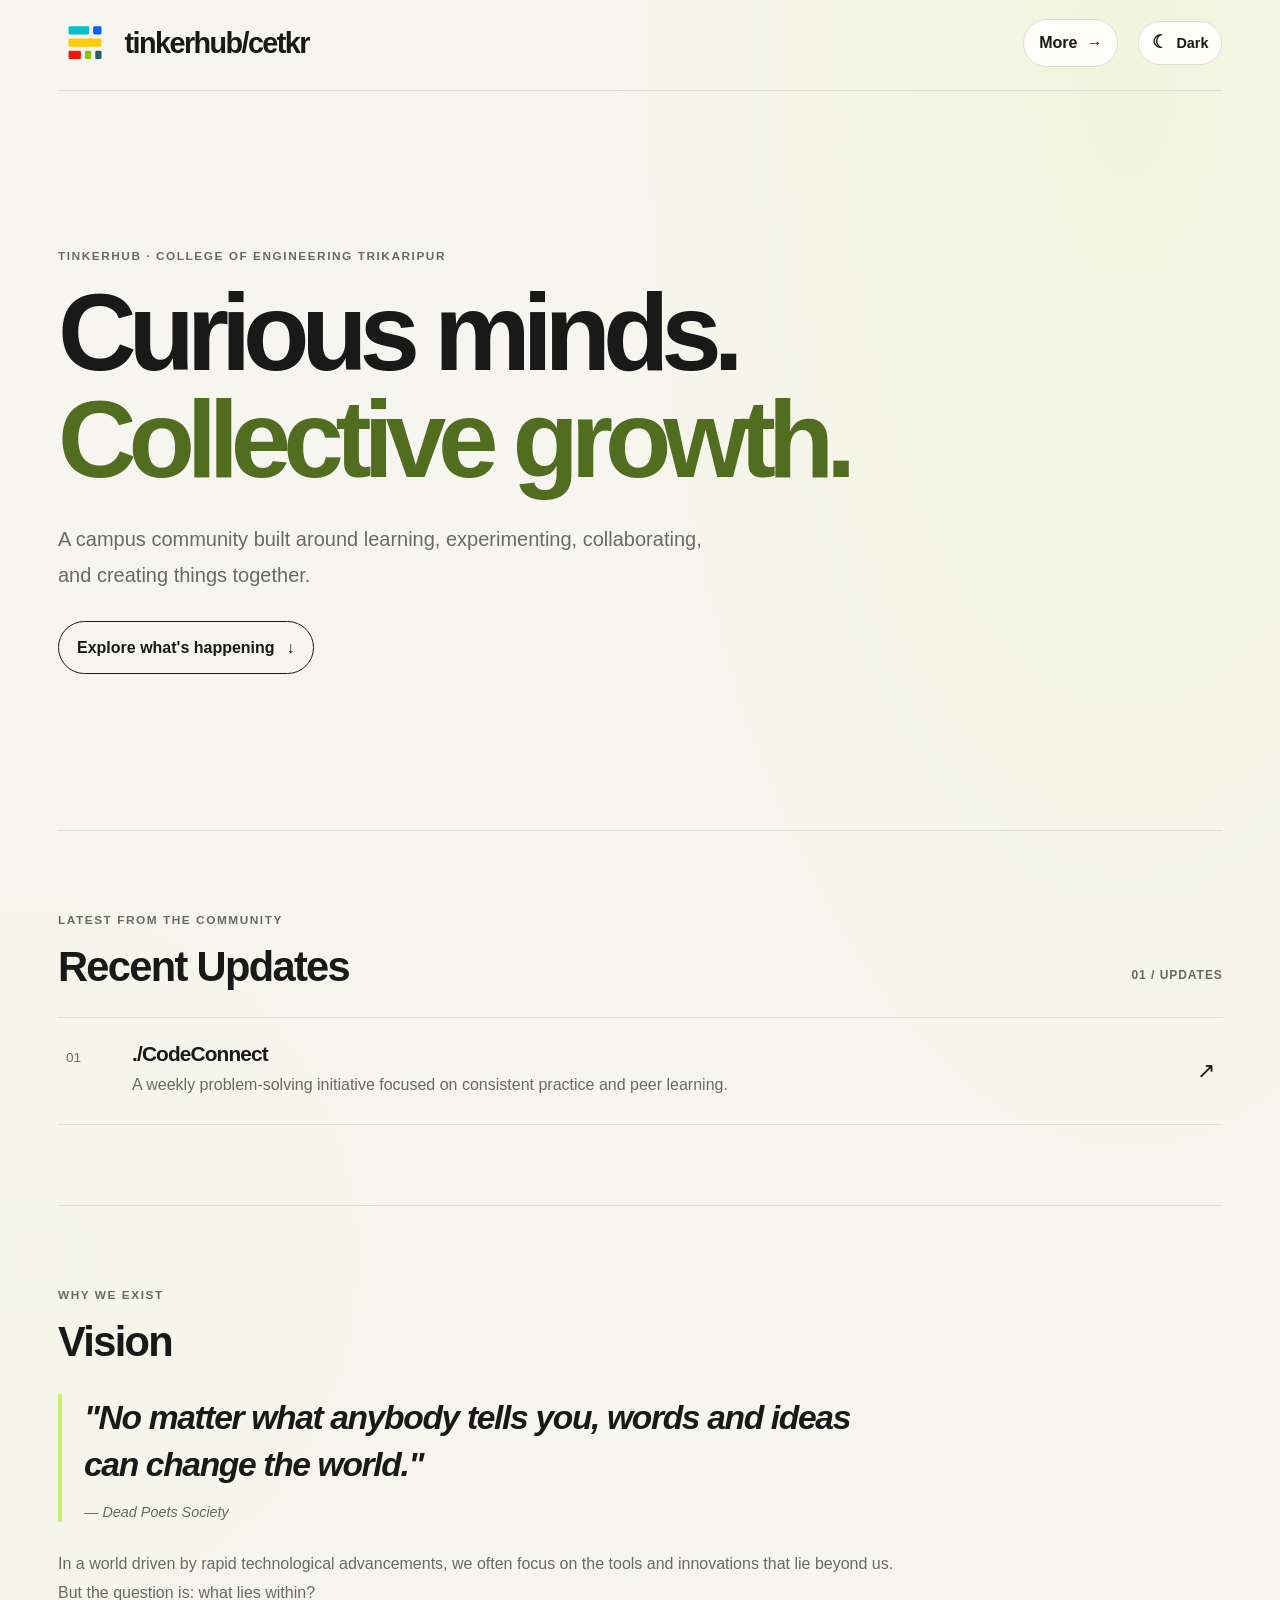
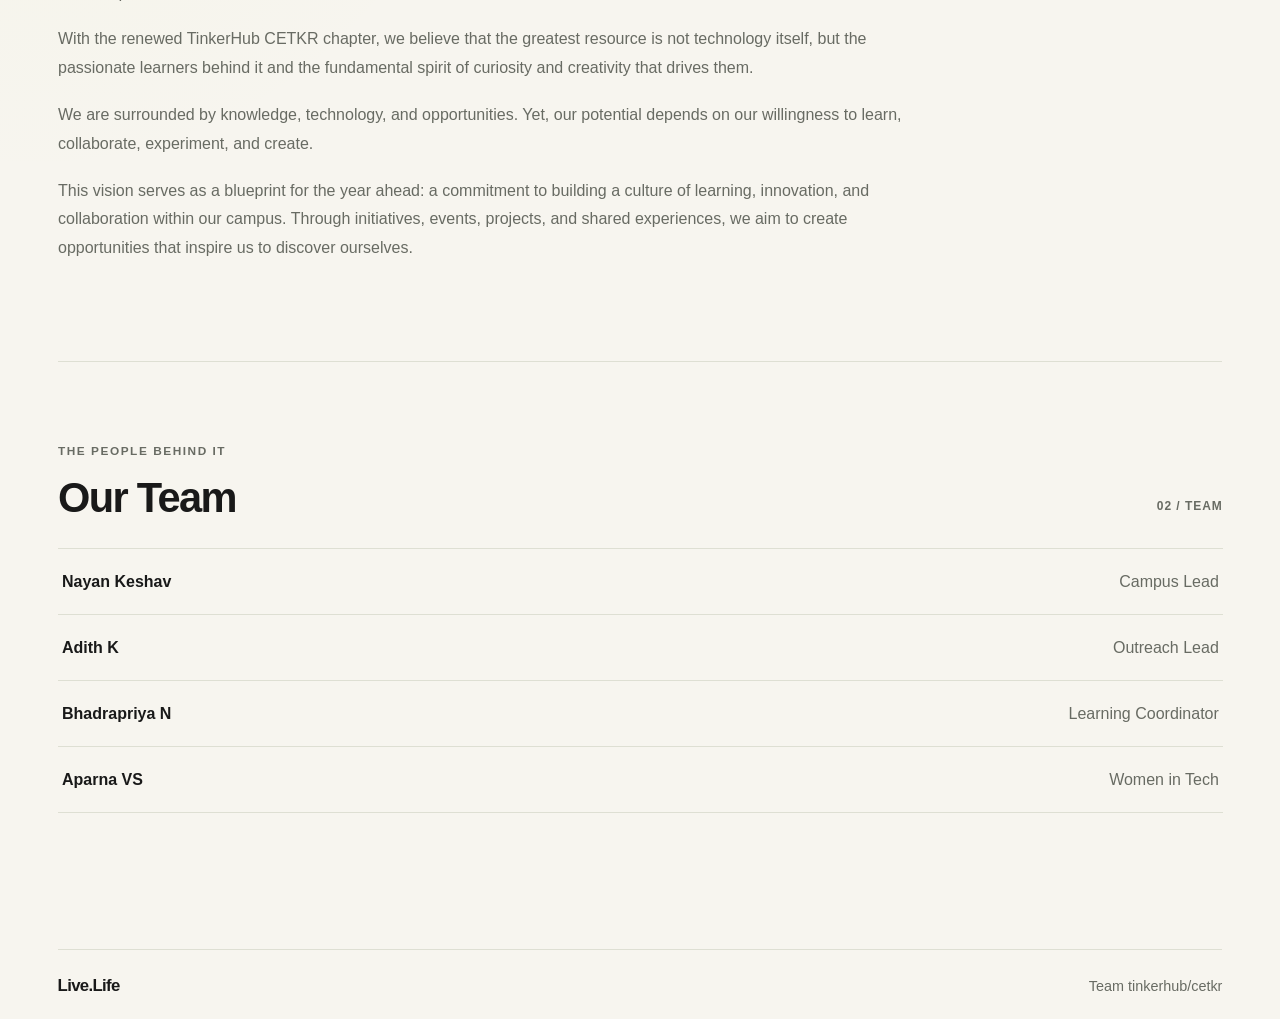
<file: index.html>
<!DOCTYPE html>
<html lang="en">
<head>
    <meta charset="UTF-8">
    <meta name="viewport" content="width=device-width, initial-scale=1.0">
    <meta name="theme-color" content="#f7f5ef">
    <meta name="color-scheme" content="light dark">
    <title>tinkerhub/cetkr</title>
    <link rel="stylesheet" href="style.css">
    <link rel="icon" href="img/logo.svg" type="image/x-icon">
</head>
<body>
    <header class="site-header">
        <a href="index.html" class="brand">
            <img src="img/logo.svg" alt="TinkerHub CETKR logo" id="logo">
            <span class="site-title">tinkerhub/cetkr</span>
        </a>
        <div class="more-menu">
            <button class="more-button" type="button" aria-label="Open site navigation">
                More <span class="more-arrow" aria-hidden="true">→</span>
            </button>
            <nav class="more-links" aria-label="Main navigation">
                <a href="index.html">Home</a>
                <a href="projects.html">Projects</a>
                <a href="finance.html">Finances</a>
                <a href="codeconnect.html">CodeConnect</a>
                <a href="events.html">Events</a>
            </nav>
        </div>
        <button class="theme-toggle" type="button" aria-label="Switch to dark mode" title="Switch theme">
            <span class="theme-toggle-icon" aria-hidden="true">☾</span>
            <span class="theme-toggle-label">Dark</span>
        </button>
    </header>
    <main class="page-body">
    <section class="home-hero reveal">
        <p class="eyebrow">TINKERHUB · COLLEGE OF ENGINEERING TRIKARIPUR</p>
        <h1>Curious minds.<br><span>Collective growth.</span></h1>
        <p class="hero-description">
            A campus community built around learning, experimenting,
            collaborating, and creating things together.
        </p>
        <a href="#recent-updates" class="hero-link">
            Explore what's happening <span aria-hidden="true">↓</span>
        </a>
    </section>
    <hr>
    <section class="home-section reveal" id="recent-updates">
        <div class="section-heading">
            <div>
                <p class="eyebrow">LATEST FROM THE COMMUNITY</p>
                <h2>Recent Updates</h2>
            </div>
            <span class="section-index">01 / UPDATES</span>
        </div>
        <div class="updates-list">
            <a href="codeconnect.html" class="update-item">
                <span class="update-number">01</span>
                <div class="update-content">
                    <h3>./CodeConnect</h3>
                    <p>
                        A weekly problem-solving initiative focused on
                        consistent practice and peer learning.
                    </p>
                </div>
                <span class="update-arrow" aria-hidden="true">↗</span>
            </a>
        </div>
    </section>
    <hr>
    <section class="home-section vision-section reveal">
        <p class="eyebrow">WHY WE EXIST</p>
        <h2>Vision</h2>
        <blockquote class="vision-quote">
            "No matter what anybody tells you, words and ideas can
            change the world."
            <cite>— Dead Poets Society</cite>
        </blockquote>
        <div class="vision-copy">
            <p>
                In a world driven by rapid technological advancements,
                we often focus on the tools and innovations that lie
                beyond us. But the question is: what lies within?
            </p>
            <p>
                With the renewed TinkerHub CETKR chapter, we believe
                that the greatest resource is not technology itself,
                but the passionate learners behind it and the
                fundamental spirit of curiosity and creativity that
                drives them.
            </p>
            <p>
                We are surrounded by knowledge, technology, and
                opportunities. Yet, our potential depends on our
                willingness to learn, collaborate, experiment,
                and create.
            </p>
            <p>
                This vision serves as a blueprint for the year ahead:
                a commitment to building a culture of learning,
                innovation, and collaboration within our campus.
                Through initiatives, events, projects, and shared
                experiences, we aim to create opportunities that
                inspire us to discover ourselves.
            </p>
        </div>
    </section>
    <hr>
    <section class="home-section team-section reveal">
        <div class="section-heading">
            <div>
                <p class="eyebrow">THE PEOPLE BEHIND IT</p>
                <h2>Our Team</h2>
            </div>
            <span class="section-index">02 / TEAM</span>
        </div>
        <ul class="team-list">
            <li><span class="team-name">Nayan Keshav</span><span class="team-role">Campus Lead</span></li>
            <li><span class="team-name">Adith K</span><span class="team-role">Outreach Lead</span></li>
            <li><span class="team-name">Bhadrapriya N</span><span class="team-role">Learning Coordinator</span></li>
            <li><span class="team-name">Aparna VS</span><span class="team-role">Women in Tech</span></li>
        </ul>
    </section>
    </main>
    <footer class="site-footer">
        <span class="footer-motto">Live.Life</span>
        <span>Team tinkerhub/cetkr</span>
    </footer>
    <script src="script.js"></script>
</body>
</html>
</file>
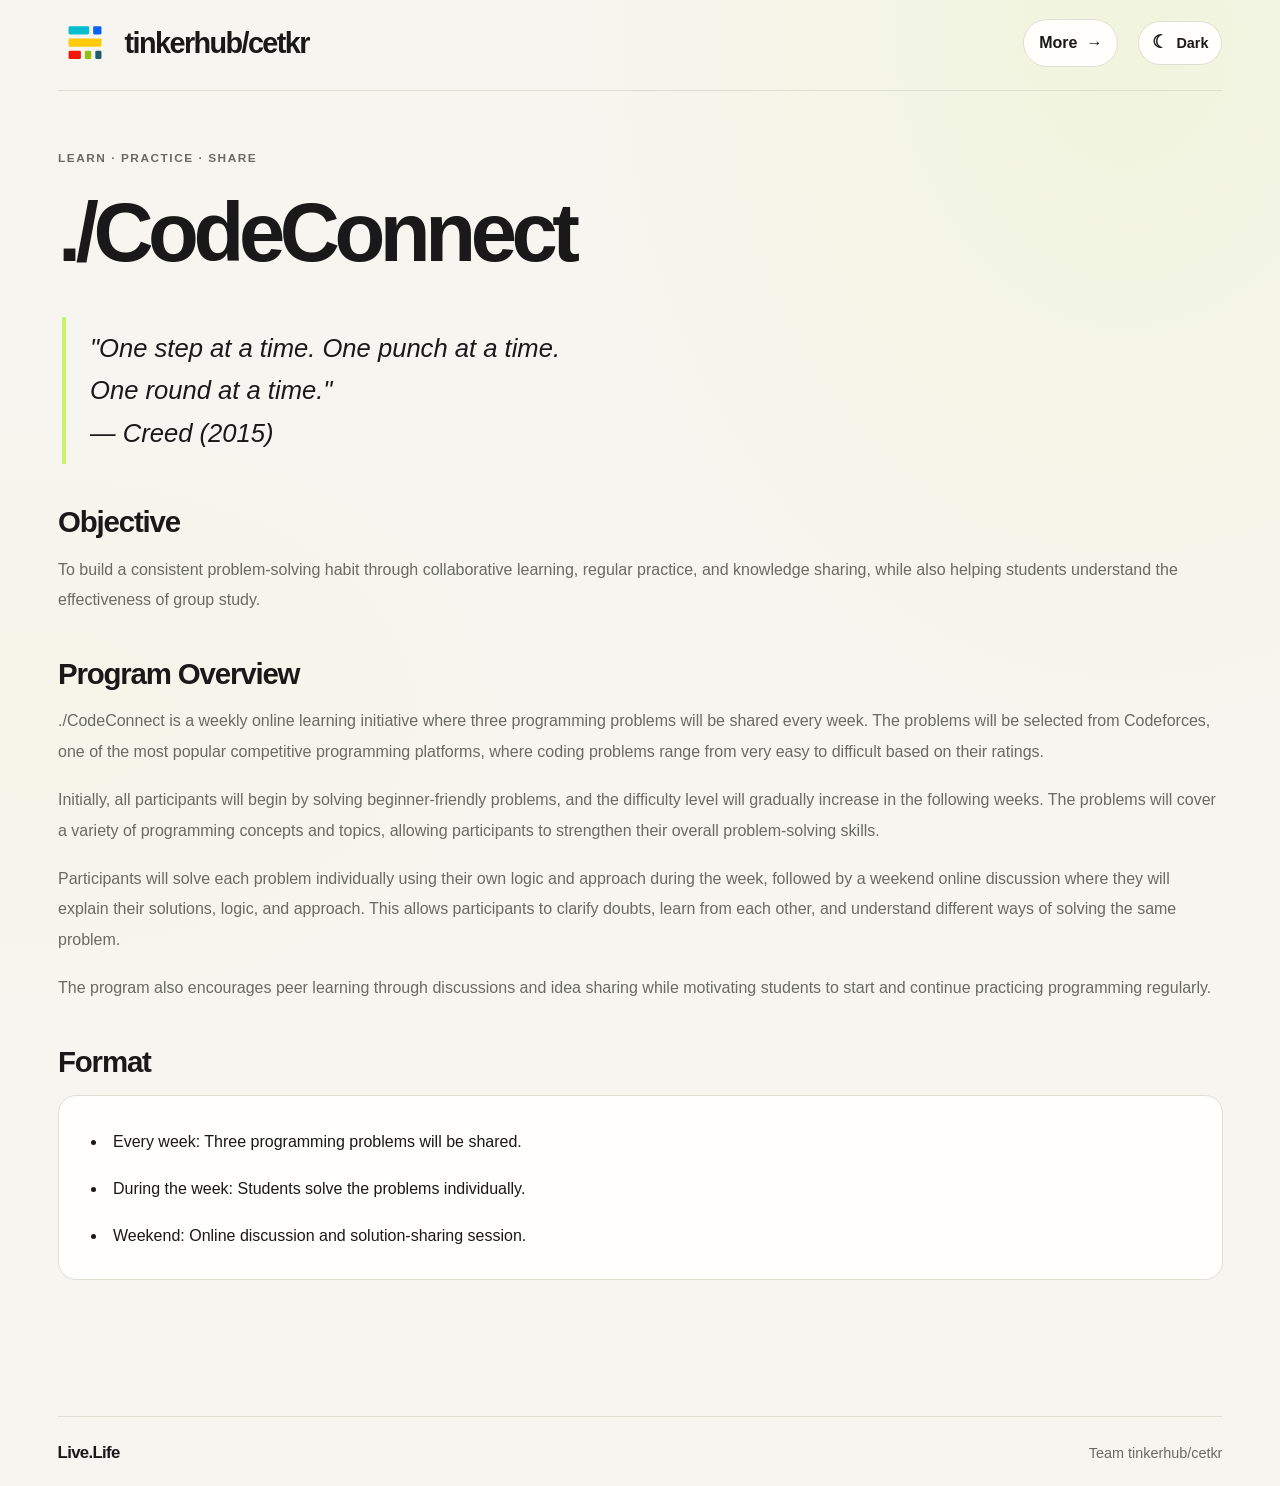
<file: codeconnect.html>
<!DOCTYPE html>
<html lang="en">
<head>
    <meta charset="UTF-8">
    <meta name="viewport" content="width=device-width, initial-scale=1.0">
    <meta name="theme-color" content="#f7f5ef">
    <meta name="color-scheme" content="light dark">
    <title>CodeConnect | TinkerHub CETKR</title>
    <link rel="stylesheet" href="style.css">
    <link rel="icon" href="img/logo.svg" type="image/x-icon">
</head>
<body>
    <header class="site-header">
        <a href="index.html" class="brand">
            <img src="img/logo.svg" alt="TinkerHub CETKR logo" id="logo">
            <span class="site-title">tinkerhub/cetkr</span>
        </a>
        <div class="more-menu">
            <button class="more-button" type="button" aria-label="Open site navigation">
                More <span class="more-arrow" aria-hidden="true">→</span>
            </button>
            <nav class="more-links" aria-label="Main navigation">
                <a href="index.html">Home</a>
                <a href="projects.html">Projects</a>
                <a href="finance.html">Finances</a>
                <a href="codeconnect.html">CodeConnect</a>
                <a href="events.html">Events</a>
            </nav>
        </div>
        <button class="theme-toggle" type="button" aria-label="Switch to dark mode" title="Switch theme">
            <span class="theme-toggle-icon" aria-hidden="true">☾</span>
            <span class="theme-toggle-label">Dark</span>
        </button>
    </header>
    <main class="page-body">
        <section class="page-intro reveal codeconnect-content">
            <p class="eyebrow">LEARN · PRACTICE · SHARE</p>
            <h1>./CodeConnect</h1>
            <blockquote class="project-quote">"One step at a time. One punch at a time.<br>One round at a time."<br>— Creed (2015)</blockquote>
            <h2>Objective</h2>
            <p>To build a consistent problem-solving habit through collaborative learning, regular practice, and knowledge sharing, while also helping students understand the effectiveness of group study.</p>
            <h2>Program Overview</h2>
            <p>./CodeConnect is a weekly online learning initiative where three programming problems will be shared every week. The problems will be selected from Codeforces, one of the most popular competitive programming platforms, where coding problems range from very easy to difficult based on their ratings.</p>
            <p>Initially, all participants will begin by solving beginner-friendly problems, and the difficulty level will gradually increase in the following weeks. The problems will cover a variety of programming concepts and topics, allowing participants to strengthen their overall problem-solving skills.</p>
            <p>Participants will solve each problem individually using their own logic and approach during the week, followed by a weekend online discussion where they will explain their solutions, logic, and approach. This allows participants to clarify doubts, learn from each other, and understand different ways of solving the same problem.</p>
            <p>The program also encourages peer learning through discussions and idea sharing while motivating students to start and continue practicing programming regularly.</p>
            <h2>Format</h2>
            <ul class="program-format">
                <li>Every week: Three programming problems will be shared.</li>
                <li>During the week: Students solve the problems individually.</li>
                <li>Weekend: Online discussion and solution-sharing session.</li>
            </ul>
        </section>
    </main>
    <footer class="site-footer">
        <span class="footer-motto">Live.Life</span>
        <span>Team tinkerhub/cetkr</span>
    </footer>
    <script src="script.js"></script>
</body>
</html>
</file>
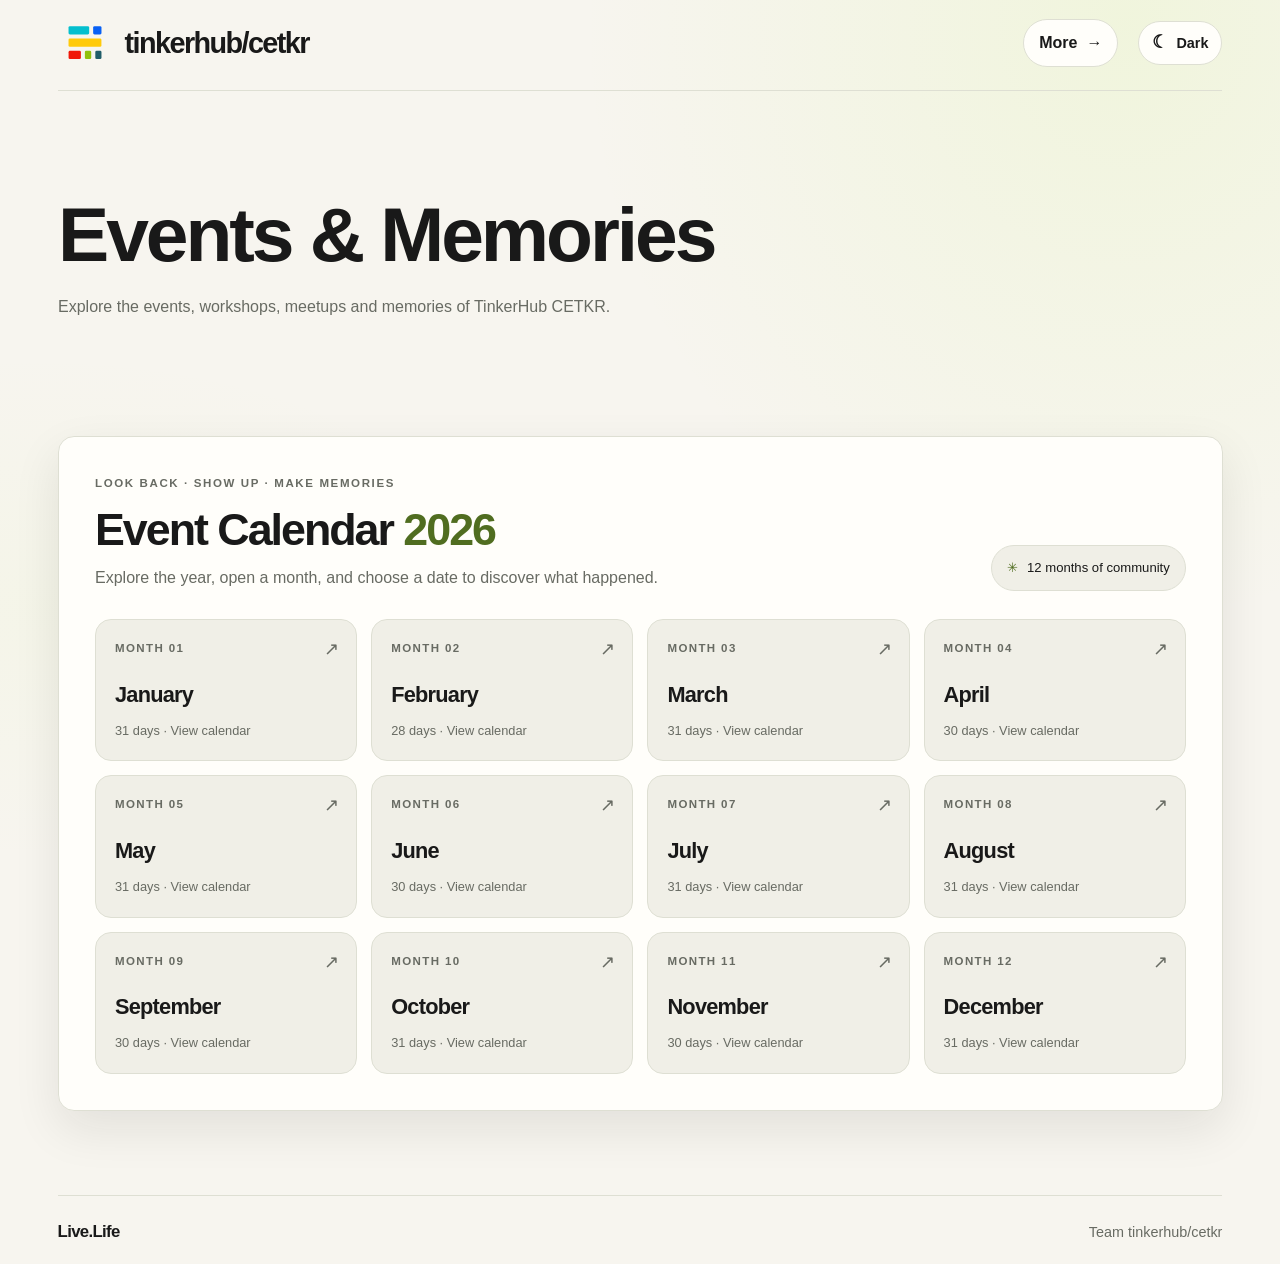
<file: events.html>
<!DOCTYPE html>
<html lang="en">
<head>
    <meta charset="UTF-8">
    <meta name="viewport" content="width=device-width, initial-scale=1.0">
    <meta name="theme-color" content="#f7f5ef">
    <meta name="color-scheme" content="light dark">
    <title>Events | TinkerHub CETKR</title>
    <link rel="stylesheet" href="style.css">
    <link rel="icon" href="img/logo.svg" type="image/x-icon">
</head>
<body>
    <header class="site-header">
        <a href="index.html" class="brand">
            <img src="img/logo.svg" alt="TinkerHub CETKR logo" id="logo">
            <span class="site-title">tinkerhub/cetkr</span>
        </a>
        <div class="more-menu">
            <button class="more-button" type="button" aria-label="Open site navigation">
                More <span class="more-arrow" aria-hidden="true">→</span>
            </button>
            <nav class="more-links" aria-label="Main navigation">
                <a href="index.html">Home</a>
                <a href="projects.html">Projects</a>
                <a href="finance.html">Finances</a>
                <a href="codeconnect.html">CodeConnect</a>
                <a href="events.html">Events</a>
            </nav>
        </div>
        <button class="theme-toggle" type="button" aria-label="Switch to dark mode" title="Switch theme">
            <span class="theme-toggle-icon" aria-hidden="true">☾</span>
            <span class="theme-toggle-label">Dark</span>
        </button>
    </header>
    <main class="page-body">
        <section class="page-intro reveal">
            <h1>Events &amp; Memories</h1>
            <p>Explore the events, workshops, meetups and memories of TinkerHub CETKR.</p>
        </section>
        <section id="calendar" class="events-calendar reveal" aria-labelledby="calendar-title">
            <div class="calendar-heading">
                <div>
                    <p class="calendar-kicker">LOOK BACK · SHOW UP · MAKE MEMORIES</p>
                    <h2 id="calendar-title">Event Calendar <span id="calendar-year"></span></h2>
                    <p class="calendar-description">Explore the year, open a month, and choose a date to discover what happened.</p>
                </div>
                <span class="calendar-count"><span aria-hidden="true">✳</span> 12 months of community</span>
            </div>
            <div id="calendar-year-view" class="calendar-year-grid" aria-label="Months of the year"></div>
            <div id="calendar-month-view" class="calendar-month-view" hidden>
                <div class="calendar-month-top">
                    <button class="calendar-back" id="calendar-back" type="button">← All months</button>
                    <h3 id="calendar-month-title"></h3>
                    <div class="calendar-month-nav">
                        <button id="calendar-prev" type="button" aria-label="Previous month">←</button>
                        <button id="calendar-next" type="button" aria-label="Next month">→</button>
                    </div>
                </div>
                <div class="calendar-weekdays" aria-hidden="true">
                    <span>Sun</span><span>Mon</span><span>Tue</span><span>Wed</span><span>Thu</span><span>Fri</span><span>Sat</span>
                </div>
                <div id="calendar-days" class="calendar-days" aria-label="Days of the month"></div>
                <section id="event-details" class="event-details" aria-live="polite" aria-labelledby="event-details-title">
                    <p class="calendar-kicker">ON THIS DAY</p>
                    <h4 id="event-details-title">Choose a date</h4>
                    <p id="event-details-copy">Select any day in the calendar to see its events and memories.</p>
                </section>
            </div>
        </section>
    </main>
    <footer class="site-footer">
        <span class="footer-motto">Live.Life</span>
        <span>Team tinkerhub/cetkr</span>
    </footer>
    <script src="script.js"></script>
</body>
</html>
</file>
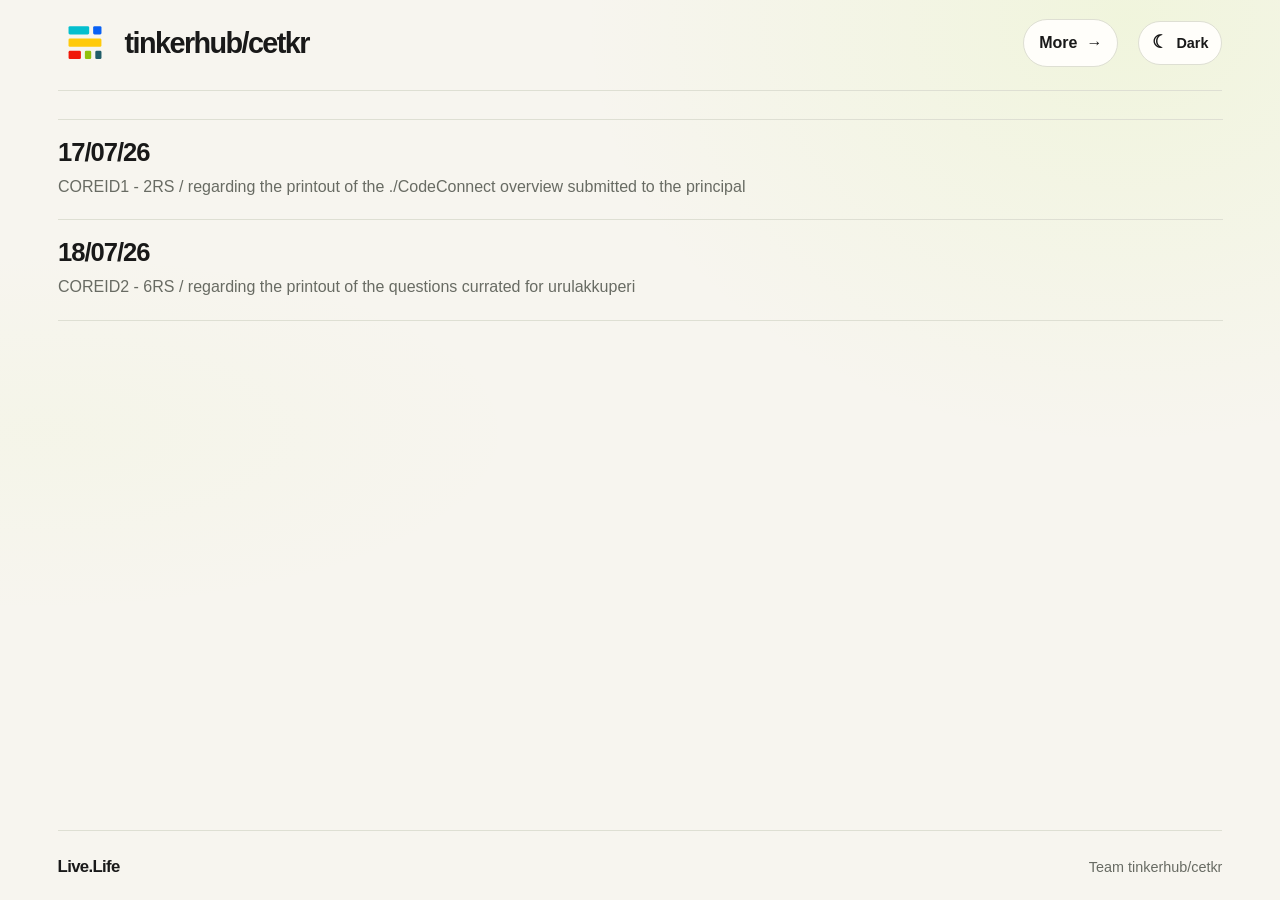
<file: finance.html>
<!DOCTYPE html>
<html lang="en">
<head>
    <meta charset="UTF-8">
    <meta name="viewport" content="width=device-width, initial-scale=1.0">
    <meta name="theme-color" content="#f7f5ef">
    <meta name="color-scheme" content="light dark">
    <title>tinkerhub/cetkr</title>
    <link rel="stylesheet" href="style.css">
    <link rel="icon" href="img/logo.svg" type="image/x-icon">
</head>
<body>
    <header class="site-header">
        <a href="index.html" class="brand">
            <img src="img/logo.svg" alt="TinkerHub CETKR logo" id="logo">
            <span class="site-title">tinkerhub/cetkr</span>
        </a>
        <div class="more-menu">
            <button class="more-button" type="button" aria-label="Open site navigation">
                More <span class="more-arrow" aria-hidden="true">→</span>
            </button>
            <nav class="more-links" aria-label="Main navigation">
                <a href="index.html">Home</a>
                <a href="projects.html">Projects</a>
                <a href="finance.html">Finances</a>
                <a href="codeconnect.html">CodeConnect</a>
                <a href="events.html">Events</a>
            </nav>
        </div>
        <button class="theme-toggle" type="button" aria-label="Switch to dark mode" title="Switch theme">
            <span class="theme-toggle-icon" aria-hidden="true">☾</span>
            <span class="theme-toggle-label">Dark</span>
        </button>
    </header>
    <main class="page-body">
        <section class="finance-list reveal" aria-label="Finance entries">
            <article class="finance-entry">
                <h2>17/07/26</h2>
                <p>COREID1 - 2RS / regarding the printout of the ./CodeConnect overview submitted to the principal</p>
            </article>
            <article class="finance-entry">
                <h2>18/07/26</h2>
                <p>COREID2 - 6RS / regarding the printout of the questions currated for urulakkuperi</p>
            </article>
        </section>
    </main>
    <footer class="site-footer">
        <span class="footer-motto">Live.Life</span>
        <span>Team tinkerhub/cetkr</span>
    </footer>
    <script src="script.js"></script>
</body>
</html>
</file>
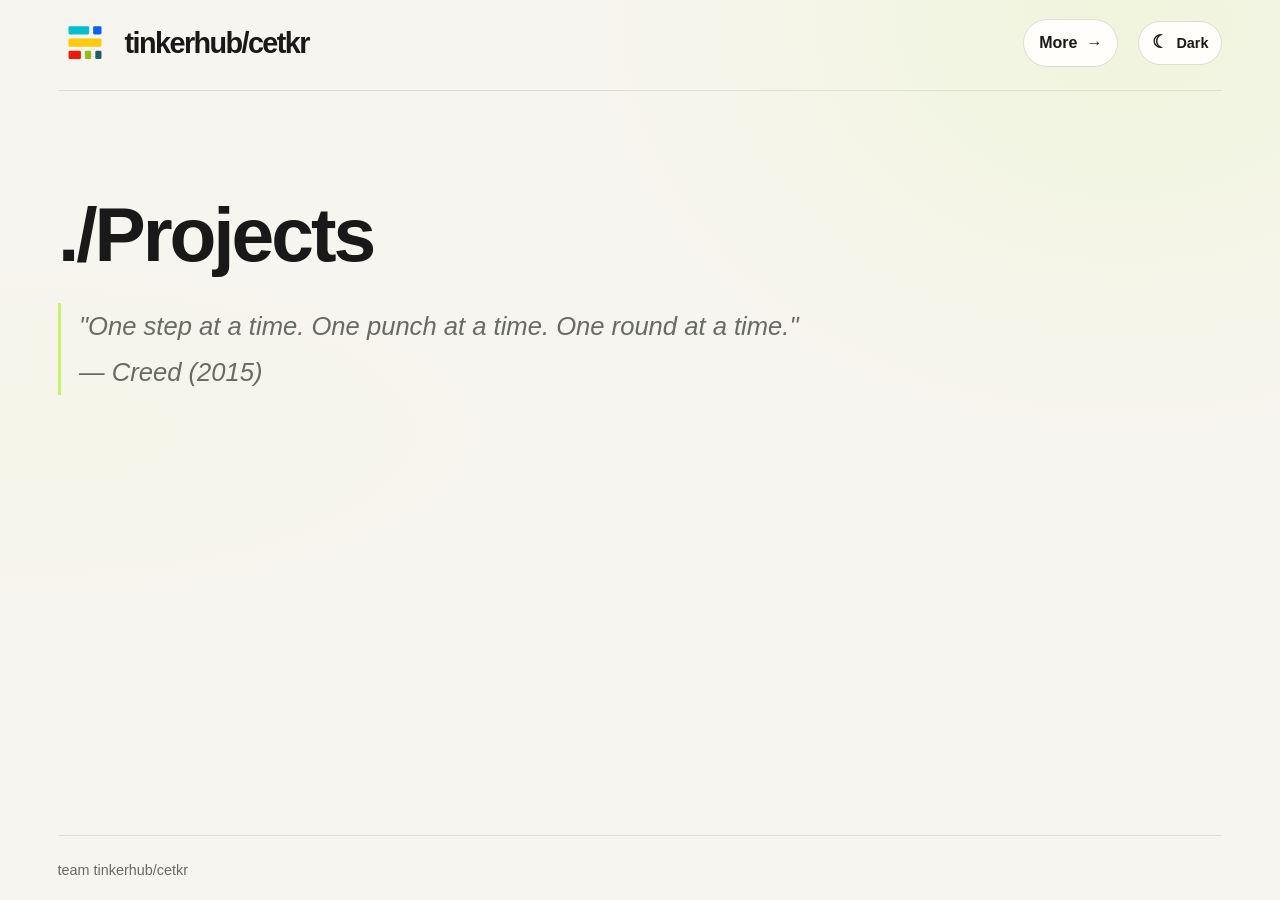
<file: projects.html>
<!DOCTYPE html>
<html lang="en">
<head>
    <meta charset="UTF-8">
    <meta name="viewport" content="width=device-width, initial-scale=1.0">
    <meta name="theme-color" content="#f7f5ef">
    <meta name="color-scheme" content="light dark">
    <title>tinkerhub/cetkr/Projects</title>
    <link rel="stylesheet" href="style.css">
    <link rel="icon" href="img/logo.svg" type="image/x-icon">
</head>
<body>
    <header class="site-header">
        <a href="index.html" class="brand">
            <img src="img/logo.svg" alt="TinkerHub CETKR logo" id="logo">
            <span class="site-title">tinkerhub/cetkr</span>
        </a>
        <div class="more-menu">
            <button class="more-button" type="button" aria-label="Open site navigation">
                More <span class="more-arrow" aria-hidden="true">→</span>
            </button>
            <nav class="more-links" aria-label="Main navigation">
                <a href="index.html">Home</a>
                <a href="projects.html">Projects</a>
                <a href="finance.html">Finances</a>
                <a href="codeconnect.html">CodeConnect</a>
                <a href="events.html">Events</a>
            </nav>
        </div>
        <button class="theme-toggle" type="button" aria-label="Switch to dark mode" title="Switch theme">
            <span class="theme-toggle-icon" aria-hidden="true">☾</span>
            <span class="theme-toggle-label">Dark</span>
        </button>
    </header>
    <main class="page-body">
        <section class="page-intro reveal">
            <h1>./Projects</h1>
            <p class="project-quote">"One step at a time. One punch at a time. One round at a time."<br>— Creed (2015)</p>
        </section>
    </main>
    <footer class="site-footer">
        <span>team tinkerhub/cetkr</span>
    </footer>
    <script src="script.js"></script>
</body>
</html>
</file>
<file: style.css>
/* TinkerHub CETKR — cohesive responsive design */

:root {
    color-scheme: light;
    --bg: #f7f5ef;
    --surface: #fffefa;
    --surface-soft: #f0efe7;
    --text: #191919;
    --muted: #686b63;
    --accent: #c7f36b;
    --accent-dark: #506d20;
    --border: #dedfd3;
    --shadow: 0 16px 40px rgb(25 25 25 / 7%);
    --radius: 16px;
    --content-width: 1440px;
    --page-gutter: clamp(16px, 4.5vw, 64px);
}

*,
*::before,
*::after {
    box-sizing: border-box;
}

html {
    min-height: 100%;
    scroll-behavior: smooth;
    scroll-padding-top: 24px;
}

body {
    width: 100%;
    min-height: 100vh;
    min-height: 100dvh;
    max-width: none;
    margin: 0 auto;
    padding: 0 var(--page-gutter);
    display: flex;
    flex-direction: column;
    background:
        radial-gradient(ellipse at 85% 0%, rgb(199 243 107 / 12%), transparent 34rem),
        var(--bg);
    color: var(--text);
    font-family: Inter, "Segoe UI", Arial, sans-serif;
    font-size: 16px;
    line-height: 1.7;
    -webkit-font-smoothing: antialiased;
    text-rendering: optimizeLegibility;
}

body > * {
    min-width: 0;
}

img {
    display: block;
    max-width: 100%;
}

p,
li,
h1,
h2,
h3,
h4 {
    overflow-wrap: break-word;
}

h1,
h2,
h3,
h4 {
    color: var(--text);
    line-height: 1.12;
    letter-spacing: -0.04em;
}

h1 {
    font-size: clamp(2.3rem, 6vw, 5rem);
    font-weight: 800;
}

h2 {
    margin-top: 28px;
    margin-bottom: 16px;
    font-size: clamp(1.7rem, 4vw, 2.6rem);
    font-weight: 760;
}

h3 {
    font-size: clamp(1.2rem, 2.4vw, 1.5rem);
}

p {
    color: var(--muted);
    line-height: 1.8;
}

li {
    margin-bottom: 8px;
}

a {
    color: inherit;
    text-underline-offset: 4px;
}

a:hover {
    color: var(--accent-dark);
}

a:focus-visible,
button:focus-visible {
    outline: 3px solid var(--accent-dark);
    outline-offset: 4px;
}

button {
    font: inherit;
    -webkit-tap-highlight-color: transparent;
}

hr {
    width: 100%;
    height: 1px;
    flex-shrink: 0;
    margin: 20px 0;
    border: 0;
    background: var(--border);
}

/* Shared header */

.site-header {
    position: relative;
    z-index: 20;
    display: flex;
    align-items: center;
    justify-content: space-between;
    gap: 20px;
    width: 100%;
    min-height: 88px;
    margin: 0;
    padding: 16px 0 20px;
    border-bottom: 1px solid var(--border);
}

.brand {
    display: flex;
    align-items: center;
    gap: 13px;
    flex: 1 1 auto;
    min-width: 0;
    color: var(--text);
    text-decoration: none;
}

.brand:hover {
    color: var(--text);
}

#logo {
    width: 54px;
    height: 54px;
    flex: 0 0 auto;
    object-fit: contain;
}

.site-title {
    font-size: clamp(1.1rem, 2.6vw, 1.8rem);
    font-weight: 800;
    line-height: 1.2;
    letter-spacing: -0.055em;
    overflow-wrap: anywhere;
}

/* More menu: hover on desktop, tap/click on touch devices */

.more-menu {
    position: relative;
    display: flex;
    align-items: center;
    flex: 0 0 auto;
}

.more-button {
    display: inline-flex;
    align-items: center;
    gap: 9px;
    min-height: 44px;
    padding: 9px 15px;
    border: 1px solid var(--border);
    border-radius: 999px;
    background: var(--surface);
    color: var(--text);
    font-weight: 700;
    white-space: nowrap;
    cursor: pointer;
    transition: background-color 220ms ease, border-color 220ms ease, transform 220ms ease;
}

.more-button:hover,
.more-menu.is-open .more-button {
    background: var(--accent);
    border-color: var(--accent);
}

.more-button:active {
    transform: scale(.98);
}

.more-arrow {
    display: inline-block;
    transition: transform 280ms cubic-bezier(.2, .8, .2, 1);
}

.more-menu:hover .more-arrow,
.more-menu:focus-within .more-arrow,
.more-menu.is-open .more-arrow {
    transform: rotate(90deg);
}

.more-links {
    position: absolute;
    top: 50%;
    right: calc(100% + 12px);
    display: flex;
    align-items: center;
    gap: 4px;
    width: max-content;
    max-width: min(78vw, 760px);
    padding: 6px;
    border: 1px solid var(--border);
    border-radius: 999px;
    background: var(--surface);
    box-shadow: var(--shadow);
    opacity: 0;
    visibility: hidden;
    pointer-events: none;
    transform: translate(12px, -50%);
    transition: opacity 240ms ease, transform 300ms cubic-bezier(.2, .8, .2, 1), visibility 240ms;
}

.more-links a {
    display: block;
    padding: 8px 12px;
    border-radius: 999px;
    color: var(--text);
    font-size: .9rem;
    font-weight: 650;
    text-decoration: none;
    white-space: nowrap;
    transition: background-color 180ms ease, color 180ms ease;
}

.more-links a:hover,
.more-links a:focus-visible {
    background: var(--accent);
    color: var(--text);
}

.more-menu:hover .more-links,
.more-menu:focus-within .more-links,
.more-menu.is-open .more-links {
    opacity: 1;
    visibility: visible;
    pointer-events: auto;
    transform: translate(0, -50%);
}

/* Page structure and shared short-page footer */

main {
    flex: 1 0 auto;
    width: 100%;
    min-width: 0;
}

main > p {
    max-width: 760px;
}

section {
    margin: 28px 0;
}

.site-footer,
body > center:last-child {
    display: flex;
    align-items: center;
    justify-content: space-between;
    flex-wrap: wrap;
    gap: 10px 20px;
    width: 100%;
    margin-top: auto;
    padding: 22px 0 18px;
    border-top: 1px solid var(--border);
    color: var(--muted);
    font-size: .9rem;
}

.site-footer {
    flex-shrink: 0;
}

.site-footer span,
body > center:last-child p {
    margin: 0;
}

.footer-motto {
    color: var(--text);
    font-size: 1.05rem;
    font-weight: 700;
    letter-spacing: -.04em;
}

body > center:last-child {
    text-align: left;
}

body > center:last-child p {
    color: var(--muted);
    font-size: .9rem;
}

/* Legacy heading/content pages: projects, finances, events */

body > hr + div,
body > hr + main,
body > hr + main + hr + center {
    min-width: 0;
}

body > hr + div {
    width: 100%;
}

body > hr + div h2 {
    margin-top: 28px;
}

body > hr + div p {
    max-width: 850px;
}

body > div:not(.more-menu) {
    width: 100%;
}

/* Finances entries are simple blocks in the current HTML */
body > div:not(.more-menu) h3 {
    margin: 20px 0 4px;
}

body > div:not(.more-menu) p {
    margin-top: 4px;
}

/* Events page */

#calendar {
    padding: clamp(20px, 4vw, 36px);
    border: 1px solid var(--border);
    border-radius: var(--radius);
    background: rgb(255 254 250 / 78%);
}

#calendar h3 {
    margin-top: 0;
}

/* Homepage hero */

.home-hero {
    width: 100%;
    padding: clamp(64px, 10vw, 140px) 0;
}

.eyebrow {
    margin: 0 0 14px;
    color: var(--muted);
    font-size: .74rem;
    font-weight: 800;
    letter-spacing: .13em;
    line-height: 1.6;
    text-transform: uppercase;
}

.home-hero h1 {
    max-width: 1200px;
    margin: 0;
    font-size: clamp(3rem, 8.5vw, 7.5rem);
    font-weight: 850;
    letter-spacing: -.075em;
    line-height: .98;
}

.home-hero h1 span {
    color: var(--accent-dark);
}

.hero-description {
    max-width: 650px;
    margin: 28px 0;
    font-size: clamp(1.05rem, 2vw, 1.25rem);
}

.hero-link {
    display: inline-flex;
    align-items: center;
    gap: 12px;
    padding: 12px 18px;
    border: 1px solid var(--text);
    border-radius: 999px;
    color: var(--text);
    font-weight: 700;
    text-decoration: none;
    transition: background-color 220ms ease, color 220ms ease, transform 220ms ease;
}

.hero-link:hover {
    background: var(--text);
    color: var(--bg);
    transform: translateY(-2px);
}

/* Homepage sections */

.home-section {
    width: 100%;
    padding: clamp(28px, 5vw, 52px) 0;
    scroll-margin-top: 24px;
}

.section-heading {
    display: flex;
    align-items: flex-end;
    justify-content: space-between;
    gap: 20px;
    margin-bottom: 26px;
}

.section-heading h2,
.home-section > h2 {
    margin: 0;
}

.section-index {
    padding-bottom: 5px;
    color: var(--muted);
    font-size: .75rem;
    font-weight: 700;
    letter-spacing: .08em;
    white-space: nowrap;
}

.updates-list,
.team-list {
    border-top: 1px solid var(--border);
}

.update-item {
    display: grid;
    grid-template-columns: 48px minmax(0, 1fr) 28px;
    align-items: center;
    gap: 18px;
    padding: 24px 8px;
    border-bottom: 1px solid var(--border);
    color: var(--text);
    text-decoration: none;
    transition: background-color 200ms ease, padding 200ms ease;
}

.update-item:hover {
    padding-right: 16px;
    padding-left: 16px;
    background: rgb(255 255 255 / 62%);
    color: var(--text);
}

.update-number {
    align-self: start;
    padding-top: 4px;
    color: var(--muted);
    font-size: .85rem;
}

.update-content h3 {
    margin: 0 0 6px;
    font-size: 1.3rem;
}

.update-content p {
    max-width: 600px;
    margin: 0;
}

.update-arrow {
    font-size: 1.4rem;
    text-align: right;
    transition: transform 200ms ease;
}

.update-item:hover .update-arrow {
    transform: translate(3px, -3px);
}

.vision-quote {
    max-width: 850px;
    margin: 28px 0;
    padding-left: 22px;
    border-left: 4px solid var(--accent);
    font-size: clamp(1.35rem, 3vw, 2.1rem);
    font-style: italic;
    font-weight: 650;
    letter-spacing: -.04em;
    line-height: 1.4;
}

.vision-quote cite {
    display: block;
    margin-top: 14px;
    color: var(--muted);
    font-size: .9rem;
    font-style: italic;
    font-weight: 500;
    letter-spacing: 0;
}

.vision-copy {
    max-width: 850px;
}

.vision-copy p {
    margin: 18px 0;
}

.team-list {
    margin: 0;
    padding: 0;
    list-style: none;
}

.team-list li {
    display: flex;
    align-items: center;
    justify-content: space-between;
    gap: 20px;
    margin: 0;
    padding: 19px 4px;
    border-bottom: 1px solid var(--border);
}

.team-name {
    font-weight: 750;
}

.team-role {
    color: var(--muted);
    text-align: right;
}

/* CodeConnect page */

.page-content {
    flex: 1 0 auto;
    width: 100%;
    padding: clamp(18px, 3vw, 32px) 0;
}

.codeconnect-content {
    width: 100%;
    max-width: none;
    margin: 28px 0;
}

.codeconnect-content h1 {
    margin: 0 0 24px;
    font-size: clamp(2.2rem, 6vw, 4.5rem);
}

.codeconnect-content h2 {
    margin-top: 36px;
    margin-bottom: 14px;
    font-size: clamp(1.4rem, 3vw, 1.9rem);
}

.codeconnect-content p {
    width: 100%;
    max-width: none;
}

.program-format {
    padding-left: 24px;
}

.program-format li {
    margin-bottom: 12px;
    padding-left: 4px;
}

/* Existing event image/card styles, ready for future content */

.calendar-year,
.calendar-month,
.event-card {
    padding: 20px;
    border: 1px solid var(--border);
    border-radius: var(--radius);
    background: var(--surface);
}

.calendar-month {
    cursor: pointer;
    transition: transform 200ms ease, border-color 200ms ease;
}

.calendar-month:hover {
    transform: translateY(-3px);
    border-color: var(--text);
}

.event-card {
    overflow: hidden;
}

.event-card img {
    width: 100%;
    height: auto;
    border-radius: 10px;
    object-fit: cover;
    transition: transform 350ms ease;
}

.event-card:hover img {
    transform: scale(1.025);
}

/* Scroll reveal */

.reveal {
    opacity: 0;
    transform: translateY(16px);
    transition: opacity 600ms ease, transform 600ms cubic-bezier(.22, 1, .36, 1);
}

.reveal.is-visible {
    opacity: 1;
    transform: translateY(0);
}

/* Responsive layout */

@media (max-width: 760px) {
    :root {
        --page-gutter: 20px;
    }

    .site-header {
        min-height: 72px;
        gap: 12px;
        padding: 12px 0 16px;
    }

    #logo {
        width: 44px;
        height: 44px;
    }

    .brand {
        gap: 9px;
    }

    .site-title {
        font-size: clamp(.95rem, 3.8vw, 1.35rem);
    }

    .more-button {
        min-height: 42px;
        padding: 8px 12px;
        font-size: .9rem;
    }

    .more-menu {
        position: static;
    }

    .more-links {
        top: calc(100% + 8px);
        right: var(--page-gutter);
        left: auto;
        flex-direction: column;
        align-items: stretch;
        gap: 2px;
        width: min(260px, calc(100vw - 32px));
        max-width: calc(100vw - 32px);
        max-height: min(65vh, 420px);
        overflow-y: auto;
        padding: 8px;
        border-radius: 16px;
        transform: translateY(-8px);
    }

    .more-links a {
        padding: 11px 12px;
    }

    .more-menu:hover .more-links,
    .more-menu:focus-within .more-links,
    .more-menu.is-open .more-links {
        transform: translateY(0);
    }

    .home-hero {
        padding: 68px 0;
    }

    .home-hero h1 {
        font-size: clamp(2.7rem, 10vw, 4.7rem);
        line-height: 1;
    }

    .home-section {
        padding: 32px 0;
    }

    .section-heading {
        align-items: flex-start;
        flex-direction: column;
        gap: 8px;
    }

    .update-item {
        grid-template-columns: 28px minmax(0, 1fr) 20px;
        gap: 10px;
        padding: 20px 4px;
    }

    .update-content h3 {
        font-size: 1.12rem;
    }

    .vision-quote {
        padding-left: 16px;
    }

    .team-list li {
        align-items: flex-start;
        flex-direction: column;
        gap: 4px;
    }

    .team-role {
        text-align: left;
    }

    .site-footer,
    body > center:last-child {
        align-items: flex-start;
        flex-direction: column;
    }

    .page-content {
        padding: 16px 0;
    }

    .codeconnect-content h2 {
        margin-top: 28px;
    }
}

@media (max-width: 380px) {
    :root {
        --page-gutter: 14px;
    }

    .site-header {
        gap: 8px;
    }

    .site-title {
        font-size: .92rem;
        letter-spacing: -.04em;
    }

    #logo {
        width: 38px;
        height: 38px;
    }

    .more-button {
        gap: 5px;
        padding: 7px 9px;
        font-size: .82rem;
    }

    .home-hero h1 {
        font-size: clamp(2.25rem, 10vw, 3rem);
    }
}

/* Respect the visitor's motion preferences */

@media (prefers-reduced-motion: reduce) {
    html {
        scroll-behavior: auto;
    }

    *,
    *::before,
    *::after {
        animation-duration: .01ms !important;
        animation-iteration-count: 1 !important;
        transition-duration: .01ms !important;
        scroll-behavior: auto !important;
    }

    .reveal {
        opacity: 1;
        transform: none;
    }

    .event-card:hover img,
    .calendar-month:hover,
    .hero-link:hover {
        transform: none;
    }
}


/* Shared interior-page components */
.page-intro {
    padding: clamp(28px, 6vw, 72px) 0 22px;
}
.page-intro h1,
.page-intro h2 {
    margin-top: 0;
}
.page-intro h1 {
    margin-bottom: 12px;
}
.page-intro p {
    max-width: 850px;
}
.page-body {
    width: 100%;
    flex: 1 0 auto;
    padding-bottom: clamp(24px, 5vw, 56px);
}
.finance-entry {
    padding: 18px 0;
    border-bottom: 1px solid var(--border);
}
.finance-entry:first-child {
    border-top: 1px solid var(--border);
}
.finance-entry h2,
.finance-entry h3 {
    margin: 0 0 6px;
    font-size: clamp(1.2rem, 2.5vw, 1.6rem);
}
.finance-entry p {
    margin: 0;
    max-width: 900px;
}
.project-quote {
    max-width: none;
    padding-left: 18px;
    border-left: 3px solid var(--accent);
    font-size: clamp(1.15rem, 2.5vw, 1.6rem);
    font-style: italic;
}
.page-intro + hr {
    margin-top: 0;
}
.page-body > h2:first-child {
    margin-top: 0;
}
@media (max-width: 600px) {
    .page-intro {
        padding-top: 32px;
    }
    .finance-entry {
        padding: 16px 0;
    }
}


/* Adaptive Fresh Lime theme — follows the visitor's OS light/dark preference. */
:root {
    color-scheme: light dark;
    --bg: #f7f5ef;
    --surface: #fffefa;
    --surface-soft: #f0efe7;
    --text: #191919;
    --muted: #686b63;
    --accent: #c7f36b;
    --accent-dark: #506d20;
    --border: #dedfd3;
    --shadow: 0 18px 48px rgb(25 25 25 / 9%);
    --motion-spring: cubic-bezier(.2, .85, .25, 1);
}

@media (prefers-color-scheme: dark) {
    :root {
        --bg: #11130e;
        --surface: #1b1e17;
        --surface-soft: #24281e;
        --text: #f1f3e9;
        --muted: #b5baa9;
        --accent: #c7f36b;
        --accent-dark: #d7ff91;
        --border: #363b2e;
        --shadow: 0 20px 55px rgb(0 0 0 / 30%);
    }
}

html { scroll-behavior: smooth; }
body {
    transition: background-color 420ms ease, color 420ms ease;
    background-image:
        radial-gradient(ellipse at 88% 2%, color-mix(in srgb, var(--accent) 14%, transparent), transparent 34rem),
        radial-gradient(ellipse at 3% 48%, color-mix(in srgb, var(--accent) 5%, transparent), transparent 30rem);
}

/* Expressive motion: confident entrances, staggered cards, and tactile hover states. */
.site-header {
    animation: header-arrive 760ms var(--motion-spring) both;
}
.brand { transition: transform 360ms var(--motion-spring), color 250ms ease; }
.brand:hover { transform: translateY(-2px); }
#logo { transition: transform 500ms var(--motion-spring), filter 350ms ease; }
.brand:hover #logo { transform: rotate(-5deg) scale(1.06); filter: drop-shadow(0 5px 10px color-mix(in srgb, var(--accent) 35%, transparent)); }
.more-button { transition: background-color 260ms ease, border-color 260ms ease, transform 300ms var(--motion-spring), box-shadow 300ms ease; }
.more-button:hover { transform: translateY(-2px); box-shadow: 0 8px 20px color-mix(in srgb, var(--accent) 20%, transparent); }
.more-links { transition: opacity 300ms ease, transform 460ms var(--motion-spring), visibility 300ms, background-color 350ms ease; }
.more-links a { transition: background-color 220ms ease, color 220ms ease, transform 300ms var(--motion-spring); }
.more-links a:hover { transform: translateX(3px); }
.home-hero h1 { animation: title-arrive 950ms var(--motion-spring) 90ms both; }
.home-hero .eyebrow, .home-hero .hero-description, .home-hero .hero-link { animation: rise-in 800ms var(--motion-spring) both; }
.home-hero .hero-description { animation-delay: 160ms; }
.home-hero .hero-link { animation-delay: 250ms; }
.update-item, .finance-entry, .team-list li, .event-card, .calendar-month {
    transition: background-color 300ms ease, border-color 300ms ease, transform 420ms var(--motion-spring), box-shadow 420ms ease;
}
.update-item:hover, .finance-entry:hover { transform: translateX(6px); }
.update-arrow { transition: transform 360ms var(--motion-spring), color 250ms ease; }
.update-item:hover .update-arrow { transform: translate(4px, -4px); }
.hero-link { transition: gap 300ms var(--motion-spring), color 250ms ease; }
.hero-link:hover { gap: 14px; }
.reveal {
    opacity: 0;
    transform: translateY(28px) scale(.985);
    filter: blur(3px);
    transition: opacity 850ms var(--motion-spring), transform 850ms var(--motion-spring), filter 850ms ease;
    will-change: opacity, transform;
}
.reveal.is-visible { opacity: 1; transform: translateY(0) scale(1); filter: blur(0); }
.reveal.is-visible > * { animation: child-arrive 650ms var(--motion-spring) both; }
.reveal.is-visible > *:nth-child(2) { animation-delay: 80ms; }
.reveal.is-visible > *:nth-child(3) { animation-delay: 150ms; }
.reveal.is-visible > *:nth-child(4) { animation-delay: 220ms; }
.site-footer { transition: border-color 400ms ease, color 400ms ease; }

@keyframes header-arrive {
    from { opacity: 0; transform: translateY(-14px); }
    to { opacity: 1; transform: translateY(0); }
}
@keyframes title-arrive {
    from { opacity: 0; transform: translateY(24px); letter-spacing: -.065em; }
    to { opacity: 1; transform: translateY(0); letter-spacing: -.04em; }
}
@keyframes rise-in {
    from { opacity: 0; transform: translateY(12px); }
    to { opacity: 1; transform: translateY(0); }
}
@keyframes child-arrive {
    from { opacity: .35; transform: translateY(8px); }
    to { opacity: 1; transform: translateY(0); }
}

@media (prefers-reduced-motion: reduce) {
    *, *::before, *::after {
        animation-duration: .01ms !important;
        animation-delay: 0ms !important;
        transition-duration: .01ms !important;
        scroll-behavior: auto !important;
        filter: none !important;
        transform: none !important;
    }
    .reveal { opacity: 1; filter: none; will-change: auto; }
}


/* Manual light/dark control: overrides adaptive system preference when selected. */
:root[data-theme="light"] {
    color-scheme: light;
    --bg: #f7f5ef;
    --surface: #fffefa;
    --surface-soft: #f0efe7;
    --text: #191919;
    --muted: #686b63;
    --accent: #c7f36b;
    --accent-dark: #506d20;
    --border: #dedfd3;
    --shadow: 0 18px 48px rgb(25 25 25 / 9%);
}
:root[data-theme="dark"] {
    color-scheme: dark;
    --bg: #11130e;
    --surface: #1b1e17;
    --surface-soft: #24281e;
    --text: #f1f3e9;
    --muted: #b5baa9;
    --accent: #c7f36b;
    --accent-dark: #d7ff91;
    --border: #363b2e;
    --shadow: 0 20px 55px rgb(0 0 0 / 30%);
}
.theme-toggle {
    display: inline-flex;
    align-items: center;
    justify-content: center;
    gap: 8px;
    flex: 0 0 auto;
    min-height: 44px;
    padding: 9px 13px;
    border: 1px solid var(--border);
    border-radius: 999px;
    background: var(--surface);
    color: var(--text);
    font: inherit;
    font-size: .9rem;
    font-weight: 700;
    cursor: pointer;
    transition: background-color 260ms ease, border-color 260ms ease, color 260ms ease, transform 300ms var(--motion-spring), box-shadow 300ms ease;
}
.theme-toggle:hover {
    transform: translateY(-2px);
    background: var(--accent);
    border-color: var(--accent);
    color: #191919;
    box-shadow: 0 8px 20px color-mix(in srgb, var(--accent) 20%, transparent);
}
.theme-toggle:active { transform: scale(.97); }
.theme-toggle:focus-visible { outline: 3px solid var(--accent); outline-offset: 3px; }
.theme-toggle-icon { font-size: 1.1rem; line-height: 1; }
@media (max-width: 760px) {
    .site-header { gap: 8px; }
    .theme-toggle { min-height: 42px; padding: 8px 10px; gap: 5px; font-size: .82rem; }
}
@media (max-width: 420px) {
    .theme-toggle { width: 42px; padding: 0; }
    .theme-toggle-label { display: none; }
}


/* CodeConnect wide-screen refinement */
@media (min-width: 761px) {
    .page-body {
        width: 100%;
        max-width: 1480px;
        margin-inline: auto;
    }

    .codeconnect-content {
        width: 100%;
        max-width: none;
        margin: 0;
        padding-top: clamp(36px, 4.5vw, 72px);
        padding-bottom: clamp(40px, 5vw, 80px);
    }

    .codeconnect-content > .eyebrow {
        margin-bottom: 18px;
    }

    .codeconnect-content h1 {
        margin-bottom: clamp(28px, 3vw, 44px);
        font-size: clamp(3.6rem, 6.5vw, 6.2rem);
        letter-spacing: -.065em;
    }

    .codeconnect-content .project-quote {
        max-width: 980px;
        margin: 0 0 42px 4px;
        padding: 10px 0 10px 24px;
        border-left-width: 4px;
        line-height: 1.65;
    }

    .codeconnect-content h2 {
        margin-top: 42px;
        margin-bottom: 16px;
        font-size: clamp(1.65rem, 2.3vw, 2.15rem);
    }

    .codeconnect-content p:not(.eyebrow) {
        max-width: 1280px;
        margin: 0 0 18px;
        font-size: clamp(1rem, 1.05vw, 1.12rem);
        line-height: 1.9;
    }

    .codeconnect-content .program-format {
        max-width: 1280px;
        margin-top: 8px;
        padding: 24px 30px 18px 48px;
        border: 1px solid var(--border);
        border-radius: 18px;
        background: var(--surface);
    }

    .codeconnect-content .program-format li {
        padding: 8px 0 8px 6px;
        margin-bottom: 4px;
    }
}

@media (min-width: 1400px) {
    .codeconnect-content > h2,
    .codeconnect-content > p:not(.eyebrow),
    .codeconnect-content .program-format {
        max-width: 1360px;
    }
}

@media (max-width: 760px) {
    .codeconnect-content {
        padding-top: 32px;
    }

    .codeconnect-content .project-quote {
        margin-bottom: 30px;
    }
}


/* Events calendar — year, month and date views */
.events-calendar { margin-top: clamp(36px, 6vw, 76px); }
.calendar-heading { display:flex; align-items:flex-end; justify-content:space-between; gap:24px; margin-bottom:28px; }
.calendar-kicker { margin:0 0 10px; color:var(--muted); font-size:.72rem; font-weight:800; letter-spacing:.14em; }
.calendar-heading h2 { margin:0 0 10px; font-size:clamp(1.9rem, 3.5vw, 3rem); letter-spacing:-.045em; }
#calendar-year { color:var(--accent-dark); }
.calendar-description { margin:0; color:var(--muted); line-height:1.7; }
.calendar-count { flex:0 0 auto; padding:11px 15px; border:1px solid var(--border); border-radius:999px; background:var(--surface); color:var(--muted); font-size:.82rem; }
.calendar-count span { color:var(--accent-dark); margin-right:5px; }
.calendar-year-grid { display:grid; grid-template-columns:repeat(4,minmax(0,1fr)); gap:14px; }
.calendar-year-card { position:relative; min-height:140px; padding:19px; text-align:left; color:var(--text); border:1px solid var(--border); border-radius:var(--radius); background:var(--surface); cursor:pointer; overflow:hidden; transition:transform .24s ease,border-color .24s ease,background .24s ease,box-shadow .24s ease; }
.calendar-year-card::after { content:"↗"; position:absolute; right:17px; top:15px; color:var(--muted); font-size:1.1rem; transition:transform .24s ease,color .24s ease; }
.calendar-year-card:hover { transform:translateY(-4px); border-color:var(--accent-dark); box-shadow:var(--shadow); }
.calendar-year-card:hover::after { transform:translate(2px,-2px); color:var(--text); }
.calendar-year-card:focus-visible,.calendar-back:focus-visible,.calendar-month-nav button:focus-visible,.calendar-day:focus-visible { outline:3px solid var(--accent-dark); outline-offset:3px; }
.calendar-month-number { display:block; margin-bottom:17px; color:var(--muted); font-size:.72rem; font-weight:800; letter-spacing:.12em; }
.calendar-month-name { display:block; font-size:clamp(1.15rem,1.7vw,1.55rem); font-weight:750; letter-spacing:-.035em; }
.calendar-month-meta { display:block; margin-top:7px; color:var(--muted); font-size:.8rem; }
.calendar-month-view { padding:clamp(16px,3vw,30px); border:1px solid var(--border); border-radius:calc(var(--radius) + 4px); background:var(--surface); animation:calendar-enter .35s ease both; }
.calendar-month-view[hidden] { display:none; }
.calendar-month-top { display:flex; align-items:center; gap:16px; margin-bottom:24px; }
.calendar-month-top h3 { flex:1; margin:0; font-size:clamp(1.5rem,3vw,2.25rem); letter-spacing:-.04em; }
.calendar-back,.calendar-month-nav button { border:1px solid var(--border); border-radius:999px; background:var(--surface-soft); color:var(--text); padding:10px 14px; cursor:pointer; transition:background .2s ease,transform .2s ease; }
.calendar-back:hover,.calendar-month-nav button:hover { background:var(--accent); transform:translateY(-1px); }
.calendar-month-nav { display:flex; gap:8px; }
.calendar-month-nav button { min-width:42px; font-size:1.1rem; }
.calendar-weekdays,.calendar-days { display:grid; grid-template-columns:repeat(7,minmax(0,1fr)); gap:8px; }
.calendar-weekdays { margin-bottom:8px; }
.calendar-weekdays span { padding:8px 2px; color:var(--muted); text-align:center; font-size:.75rem; font-weight:800; }
.calendar-day,.calendar-day-empty { min-width:0; min-height:clamp(46px,6vw,76px); border-radius:12px; }
.calendar-day { position:relative; display:flex; align-items:flex-start; justify-content:flex-start; padding:clamp(8px,1.2vw,14px); border:1px solid var(--border); background:var(--bg); color:var(--text); font:inherit; cursor:pointer; transition:transform .18s ease,border-color .18s ease,background .18s ease; }
.calendar-day:hover { transform:translateY(-2px); border-color:var(--accent-dark); }
.calendar-day.is-selected { background:var(--accent); color:#191919; border-color:var(--accent-dark); font-weight:800; }
.calendar-day.has-event::after { content:""; position:absolute; bottom:9px; left:50%; width:6px; height:6px; border-radius:50%; background:var(--accent-dark); transform:translateX(-50%); }
.calendar-day.is-selected.has-event::after { background:#191919; }
.event-details { margin-top:24px; padding:clamp(18px,3vw,28px); border-radius:var(--radius); background:var(--surface-soft); border:1px solid var(--border); }
.event-details h4 { margin:0 0 8px; font-size:clamp(1.2rem,2vw,1.6rem); letter-spacing:-.03em; }
.event-details > p:last-child { margin:0; color:var(--muted); line-height:1.7; }
@keyframes calendar-enter { from { opacity:0; transform:translateY(10px); } to { opacity:1; transform:translateY(0); } }
@media (max-width:900px) { .calendar-year-grid { grid-template-columns:repeat(3,minmax(0,1fr)); } .calendar-heading { align-items:flex-start; flex-direction:column; } }
@media (max-width:600px) { .calendar-year-grid { grid-template-columns:repeat(2,minmax(0,1fr)); gap:10px; } .calendar-year-card { min-height:118px; padding:15px; } .calendar-month-top { flex-wrap:wrap; gap:12px; } .calendar-month-top h3 { order:-1; flex-basis:100%; } .calendar-back { margin-right:auto; } .calendar-weekdays,.calendar-days { gap:4px; } .calendar-weekdays span { font-size:.68rem; } .calendar-day,.calendar-day-empty { min-height:43px; border-radius:8px; } .calendar-day { padding:8px 6px; font-size:.9rem; } .calendar-day.has-event::after { bottom:5px; width:5px; height:5px; } .calendar-count { font-size:.76rem; } }
@media (prefers-reduced-motion:reduce) { .calendar-month-view { animation:none; } .calendar-year-card,.calendar-day,.calendar-back,.calendar-month-nav button { transition:none; } }

/* Events calendar palette refinement: coordinated charcoal + Fresh Lime surfaces */
#calendar.events-calendar,
#calendar {
    background: var(--surface);
    border-color: var(--border);
    color: var(--text);
    box-shadow: var(--shadow);
}

.calendar-heading,
.calendar-year-grid,
.calendar-month-view,
.event-details {
    color: var(--text);
}

.calendar-count {
    background: var(--surface-soft);
    border-color: var(--border);
    color: var(--text);
}

.calendar-count span,
#calendar-year {
    color: var(--accent-dark);
}

.calendar-year-card {
    background: var(--surface-soft);
    border-color: var(--border);
    color: var(--text);
}

.calendar-year-card:hover {
    background: var(--surface);
    border-color: var(--accent-dark);
}

.calendar-month-view {
    background: var(--surface);
    border-color: var(--border);
}

.calendar-back,
.calendar-month-nav button {
    background: var(--surface-soft);
    border-color: var(--border);
    color: var(--text);
}

.calendar-weekdays span,
.calendar-month-number,
.calendar-month-meta,
.calendar-description,
.calendar-kicker {
    color: var(--muted);
}

.calendar-day {
    background: var(--bg);
    border-color: var(--border);
    color: var(--text);
}

.calendar-day:hover {
    border-color: var(--accent-dark);
    background: var(--surface-soft);
}

.calendar-day.is-selected {
    background: var(--accent);
    border-color: var(--accent);
    color: #20251a;
}

.calendar-day.has-event::after {
    background: var(--accent-dark);
}

.calendar-day.is-selected.has-event::after {
    background: #20251a;
}

.event-details {
    background: var(--surface-soft);
    border-color: var(--border);
}

@media (prefers-color-scheme: dark) {
    :root:not([data-theme="light"]):not([data-theme="dark"]) #calendar,
    :root:not([data-theme="light"]):not([data-theme="dark"]) #calendar.events-calendar {
        background: #1b1e17;
        border-color: #363b2e;
    }
}
</file>
